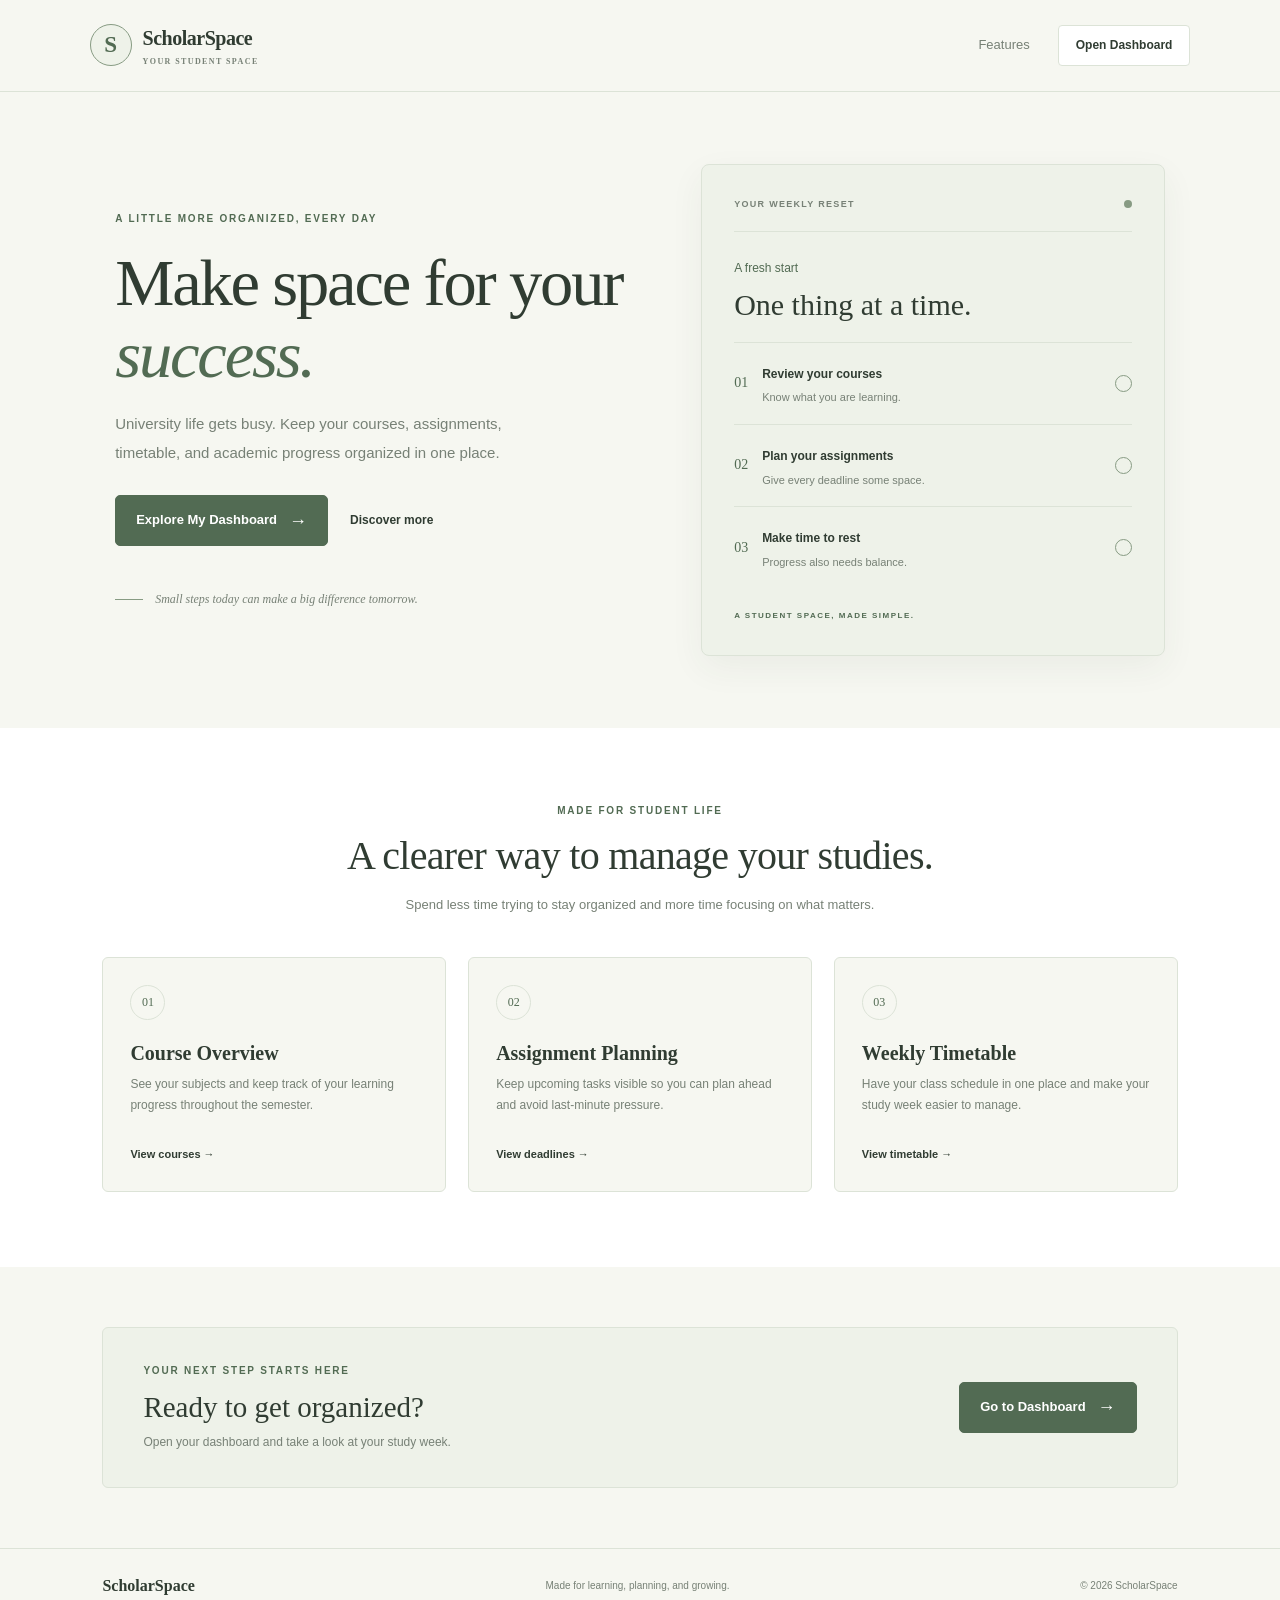
<file: index.html>
<!DOCTYPE html>
<html lang="en">
<head>
    <meta charset="UTF-8">
    <meta name="viewport" content="width=device-width, initial-scale=1.0">
    <meta name="description" content="ScholarSpace helps students organize courses, assignments, and academic goals.">
    <title>ScholarSpace | Home</title>
    <link rel="stylesheet" href="style.css">
</head>
<body class="home-page">

    <header class="home-header">
        <a href="index.html" class="brand">
            <span class="brand-mark">S</span>
            <span class="brand-copy">
                <strong>ScholarSpace</strong>
                <small>YOUR STUDENT SPACE</small>
            </span>
        </a>

        <nav class="home-nav" aria-label="Main navigation">
            <a href="#features">Features</a>
            <a href="dashboard.html" class="nav-button">Open Dashboard</a>
        </nav>
    </header>

    <main>
        <section class="home-hero">
            <div class="hero-text">
                <p class="eyebrow">A LITTLE MORE ORGANIZED, EVERY DAY</p>

                <h1>Make space for your <span>success.</span></h1>

                <p class="hero-description">
                    University life gets busy. Keep your courses, assignments,
                    timetable, and academic progress organized in one place.
                </p>

                <div class="hero-actions">
                    <a href="dashboard.html" class="primary-button">
                        Explore My Dashboard
                        <span aria-hidden="true">&rarr;</span>
                    </a>
                    <a href="#features" class="text-link">Discover more</a>
                </div>

                <div class="hero-note">
                    <span class="note-line"></span>
                    <p>Small steps today can make a big difference tomorrow.</p>
                </div>
            </div>

            <div class="hero-visual">
                <div class="visual-topline">
                    <span>YOUR WEEKLY RESET</span>
                    <span class="status-dot"></span>
                </div>

                <div class="visual-heading">
                    <p>A fresh start</p>
                    <h2>One thing at a time.</h2>
                </div>

                <div class="visual-task">
                    <span class="task-number">01</span>
                    <div>
                        <strong>Review your courses</strong>
                        <p>Know what you are learning.</p>
                    </div>
                    <span class="task-check" aria-hidden="true"></span>
                </div>

                <div class="visual-task">
                    <span class="task-number">02</span>
                    <div>
                        <strong>Plan your assignments</strong>
                        <p>Give every deadline some space.</p>
                    </div>
                    <span class="task-check" aria-hidden="true"></span>
                </div>

                <div class="visual-task">
                    <span class="task-number">03</span>
                    <div>
                        <strong>Make time to rest</strong>
                        <p>Progress also needs balance.</p>
                    </div>
                    <span class="task-check" aria-hidden="true"></span>
                </div>

                <p class="visual-footer">A STUDENT SPACE, MADE SIMPLE.</p>
            </div>
        </section>

        <section class="home-features" id="features">
            <div class="section-heading">
                <p class="eyebrow">MADE FOR STUDENT LIFE</p>
                <h2>A clearer way to manage your studies.</h2>
                <p>
                    Spend less time trying to stay organized and more time
                    focusing on what matters.
                </p>
            </div>

            <div class="feature-grid">
                <article class="feature-card">
                    <span class="feature-number">01</span>
                    <h3>Course Overview</h3>
                    <p>
                        See your subjects and keep track of your learning
                        progress throughout the semester.
                    </p>
                    <a href="dashboard.html#courses" class="feature-link">
                        View courses &rarr;
                    </a>
                </article>

                <article class="feature-card">
                    <span class="feature-number">02</span>
                    <h3>Assignment Planning</h3>
                    <p>
                        Keep upcoming tasks visible so you can plan ahead
                        and avoid last-minute pressure.
                    </p>
                    <a href="dashboard.html#assignments" class="feature-link">
                        View deadlines &rarr;
                    </a>
                </article>

                <article class="feature-card">
                    <span class="feature-number">03</span>
                    <h3>Weekly Timetable</h3>
                    <p>
                        Have your class schedule in one place and make
                        your study week easier to manage.
                    </p>
                    <a href="dashboard.html#timetable" class="feature-link">
                        View timetable &rarr;
                    </a>
                </article>
            </div>
        </section>

        <section class="home-cta">
            <div>
                <p class="eyebrow">YOUR NEXT STEP STARTS HERE</p>
                <h2>Ready to get organized?</h2>
                <p>Open your dashboard and take a look at your study week.</p>
            </div>
            <a href="dashboard.html" class="primary-button">
                Go to Dashboard <span aria-hidden="true">&rarr;</span>
            </a>
        </section>
    </main>

    <footer class="home-footer">
        <a href="index.html" class="footer-brand">ScholarSpace</a>
        <p>Made for learning, planning, and growing.</p>
        <span>&copy; 2026 ScholarSpace</span>
    </footer>

</body>
</html>
</file>
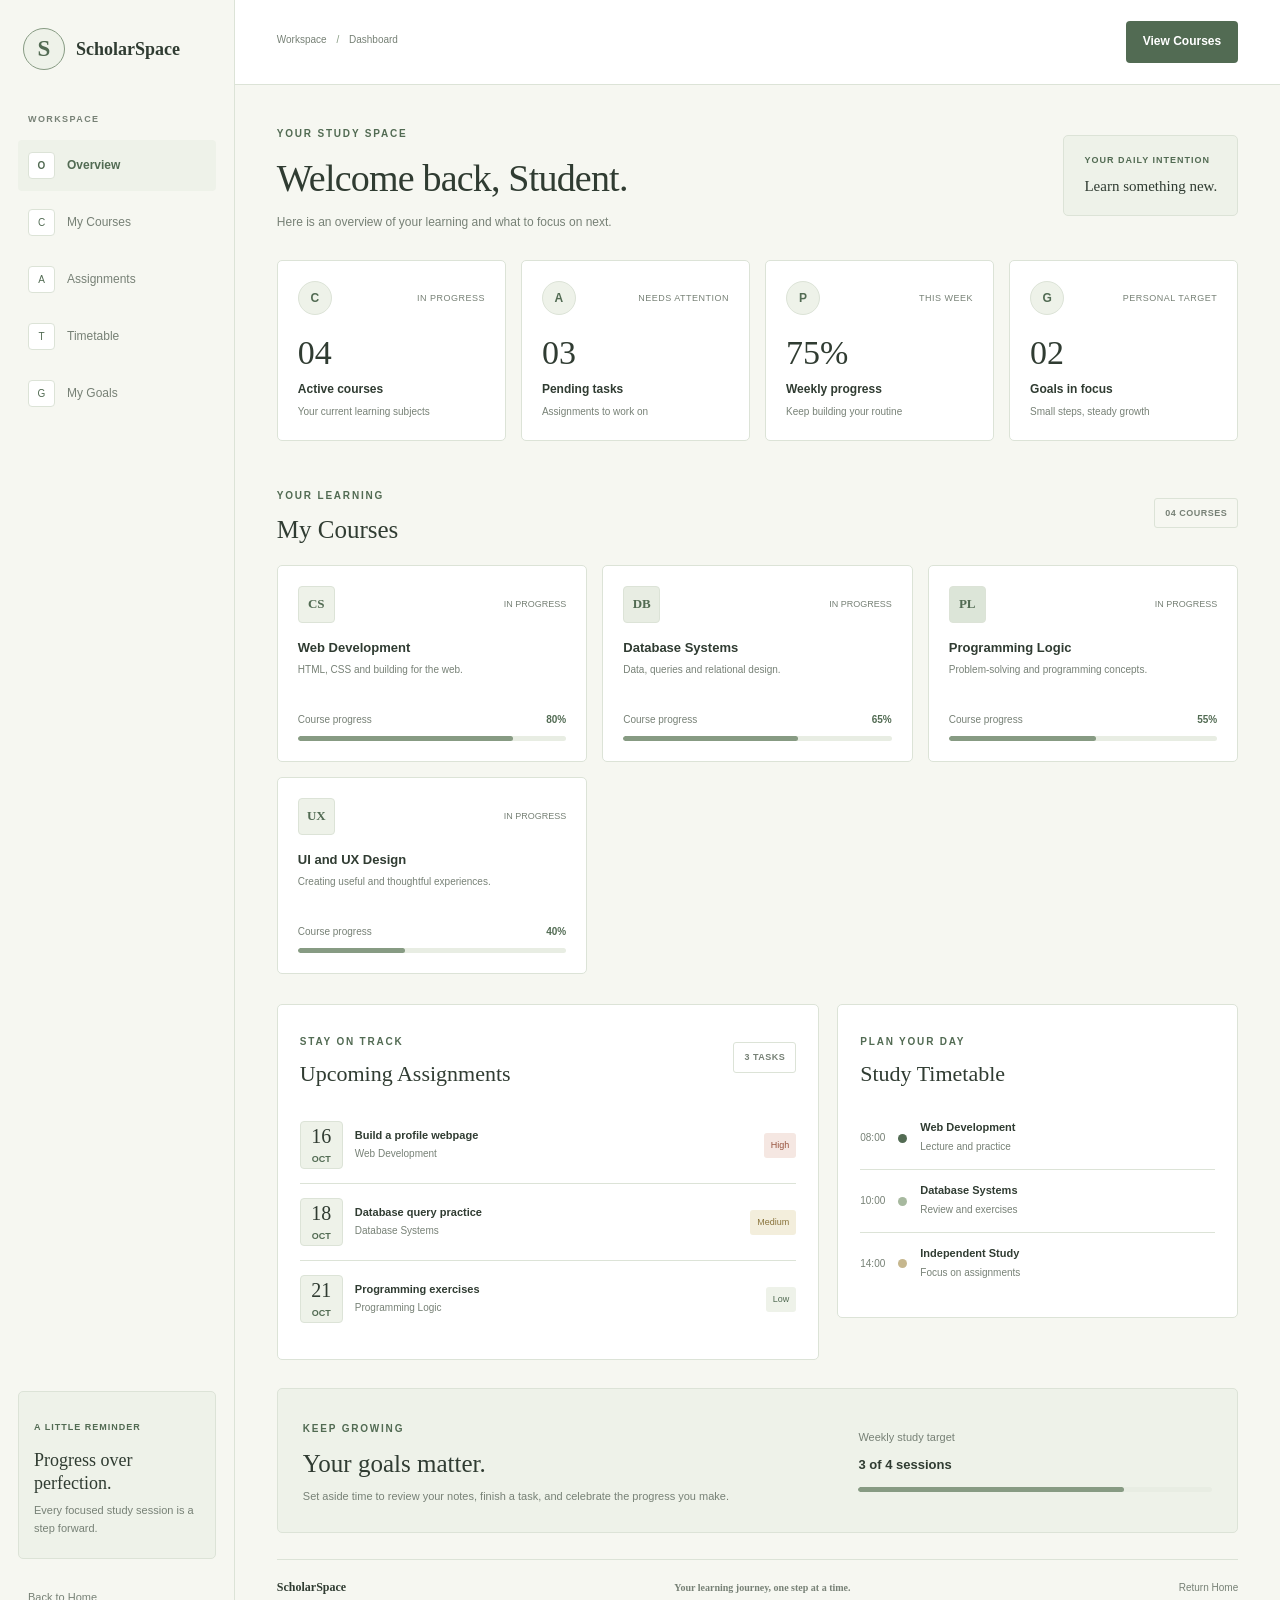
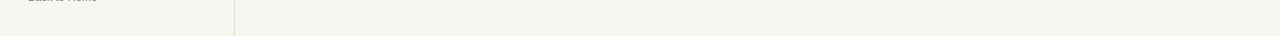
<file: dashboard.html>
<!DOCTYPE html>
<html lang="en">
<head>
    <meta charset="UTF-8">
    <meta name="viewport" content="width=device-width, initial-scale=1.0">
    <title>ScholarSpace | Dashboard</title>
    <link rel="stylesheet" href="style.css">
</head>
<body class="dashboard-page">
    <div class="dashboard-layout">
        <aside class="sidebar">
            <a class="brand sidebar-brand" href="index.html">
                <span class="brand-mark">S</span>
                <span>ScholarSpace</span>
            </a>

            <p class="sidebar-label">WORKSPACE</p>
            <nav class="sidebar-nav">
                <a class="sidebar-link active" href="#overview">
                    <span class="nav-letter">O</span> Overview
                </a>
                <a class="sidebar-link" href="#courses">
                    <span class="nav-letter">C</span> My Courses
                </a>
                <a class="sidebar-link" href="#assignments">
                    <span class="nav-letter">A</span> Assignments
                </a>
                <a class="sidebar-link" href="#timetable">
                    <span class="nav-letter">T</span> Timetable
                </a>
                <a class="sidebar-link" href="#grades">
                    <span class="nav-letter">G</span> My Goals
                </a>
            </nav>

            <div class="sidebar-tip">
                <span class="tip-label">A LITTLE REMINDER</span>
                <h3>Progress over perfection.</h3>
                <p>Every focused study session is a step forward.</p>
            </div>

            <a class="sidebar-home" href="index.html">Back to Home</a>
        </aside>

        <main class="dashboard-main">
            <header class="dashboard-topbar">
                <div class="breadcrumb">Workspace <span>/</span> Dashboard</div>
                <a class="button button-primary topbar-button" href="#courses">View Courses</a>
            </header>

            <div class="dashboard-content" id="overview">
                <section class="dashboard-welcome">
                    <div>
                        <span class="eyebrow">YOUR STUDY SPACE</span>
                        <h1>Welcome back, Student.</h1>
                        <p>Here is an overview of your learning and what to focus on next.</p>
                    </div>
                    <div class="welcome-date">
                        <span class="date-label">YOUR DAILY INTENTION</span>
                        <strong>Learn something new.</strong>
                    </div>
                </section>

                <section class="dashboard-stats">
                    <article class="stat-card">
                        <div class="stat-top">
                            <span class="stat-icon">C</span>
                            <span class="stat-caption">IN PROGRESS</span>
                        </div>
                        <strong class="stat-number">04</strong>
                        <h3>Active courses</h3>
                        <p>Your current learning subjects</p>
                    </article>
                    <article class="stat-card">
                        <div class="stat-top">
                            <span class="stat-icon">A</span>
                            <span class="stat-caption">NEEDS ATTENTION</span>
                        </div>
                        <strong class="stat-number">03</strong>
                        <h3>Pending tasks</h3>
                        <p>Assignments to work on</p>
                    </article>
                    <article class="stat-card">
                        <div class="stat-top">
                            <span class="stat-icon">P</span>
                            <span class="stat-caption">THIS WEEK</span>
                        </div>
                        <strong class="stat-number">75%</strong>
                        <h3>Weekly progress</h3>
                        <p>Keep building your routine</p>
                    </article>
                    <article class="stat-card">
                        <div class="stat-top">
                            <span class="stat-icon">G</span>
                            <span class="stat-caption">PERSONAL TARGET</span>
                        </div>
                        <strong class="stat-number">02</strong>
                        <h3>Goals in focus</h3>
                        <p>Small steps, steady growth</p>
                    </article>
                </section>

                <section class="content-section" id="courses">
                    <div class="section-title-row">
                        <div>
                            <span class="eyebrow">YOUR LEARNING</span>
                            <h2>My Courses</h2>
                        </div>
                        <span class="section-count">04 COURSES</span>
                    </div>

                    <div class="courses-grid">
                        <article class="course-card">
                            <div class="course-top">
                                <span class="course-code">CS</span>
                                <span class="course-tag">IN PROGRESS</span>
                            </div>
                            <h3>Web Development</h3>
                            <p>HTML, CSS and building for the web.</p>
                            <div class="course-progress-label">
                                <span>Course progress</span><strong>80%</strong>
                            </div>
                            <div class="progress-track"><span style="width:80%"></span></div>
                        </article>
                        <article class="course-card">
                            <div class="course-top">
                                <span class="course-code code-sage">DB</span>
                                <span class="course-tag">IN PROGRESS</span>
                            </div>
                            <h3>Database Systems</h3>
                            <p>Data, queries and relational design.</p>
                            <div class="course-progress-label">
                                <span>Course progress</span><strong>65%</strong>
                            </div>
                            <div class="progress-track"><span style="width:65%"></span></div>
                        </article>
                        <article class="course-card">
                            <div class="course-top">
                                <span class="course-code code-sand">PL</span>
                                <span class="course-tag">IN PROGRESS</span>
                            </div>
                            <h3>Programming Logic</h3>
                            <p>Problem-solving and programming concepts.</p>
                            <div class="course-progress-label">
                                <span>Course progress</span><strong>55%</strong>
                            </div>
                            <div class="progress-track"><span style="width:55%"></span></div>
                        </article>
                        <article class="course-card">
                            <div class="course-top">
                                <span class="course-code code-mist">UX</span>
                                <span class="course-tag">IN PROGRESS</span>
                            </div>
                            <h3>UI and UX Design</h3>
                            <p>Creating useful and thoughtful experiences.</p>
                            <div class="course-progress-label">
                                <span>Course progress</span><strong>40%</strong>
                            </div>
                            <div class="progress-track"><span style="width:40%"></span></div>
                        </article>
                    </div>
                </section>

                <div class="dashboard-columns">
                    <section class="panel" id="assignments">
                        <div class="panel-heading">
                            <div>
                                <span class="eyebrow">STAY ON TRACK</span>
                                <h2>Upcoming Assignments</h2>
                            </div>
                            <span class="section-count">3 TASKS</span>
                        </div>
                        <div class="assignment-list">
                            <article class="assignment-item">
                                <span class="assignment-date"><strong>16</strong><small>OCT</small></span>
                                <div class="assignment-details">
                                    <h3>Build a profile webpage</h3>
                                    <p>Web Development</p>
                                </div>
                                <span class="priority priority-high">High</span>
                            </article>
                            <article class="assignment-item">
                                <span class="assignment-date"><strong>18</strong><small>OCT</small></span>
                                <div class="assignment-details">
                                    <h3>Database query practice</h3>
                                    <p>Database Systems</p>
                                </div>
                                <span class="priority priority-medium">Medium</span>
                            </article>
                            <article class="assignment-item">
                                <span class="assignment-date"><strong>21</strong><small>OCT</small></span>
                                <div class="assignment-details">
                                    <h3>Programming exercises</h3>
                                    <p>Programming Logic</p>
                                </div>
                                <span class="priority priority-low">Low</span>
                            </article>
                        </div>
                    </section>

                    <section class="panel" id="timetable">
                        <div class="panel-heading">
                            <div>
                                <span class="eyebrow">PLAN YOUR DAY</span>
                                <h2>Study Timetable</h2>
                            </div>
                        </div>
                        <div class="schedule-list">
                            <article class="schedule-item">
                                <span class="schedule-time">08:00</span>
                                <span class="schedule-marker"></span>
                                <div><h3>Web Development</h3><p>Lecture and practice</p></div>
                            </article>
                            <article class="schedule-item">
                                <span class="schedule-time">10:00</span>
                                <span class="schedule-marker marker-light"></span>
                                <div><h3>Database Systems</h3><p>Review and exercises</p></div>
                            </article>
                            <article class="schedule-item">
                                <span class="schedule-time">14:00</span>
                                <span class="schedule-marker marker-sand"></span>
                                <div><h3>Independent Study</h3><p>Focus on assignments</p></div>
                            </article>
                        </div>
                    </section>
                </div>

                <section class="goals-panel" id="grades">
                    <div>
                        <span class="eyebrow">KEEP GROWING</span>
                        <h2>Your goals matter.</h2>
                        <p>Set aside time to review your notes, finish a task, and celebrate the progress you make.</p>
                    </div>
                    <div class="goal-progress">
                        <span>Weekly study target</span>
                        <strong>3 of 4 sessions</strong>
                        <div class="progress-track"><span style="width:75%"></span></div>
                    </div>
                </section>

                <footer class="dashboard-footer">
                    <span>ScholarSpace</span>
                    <span>Your learning journey, one step at a time.</span>
                    <a href="index.html">Return Home</a>
                </footer>
            </div>
        </main>
    </div>
</body>
</html>
</file>
<file: style.css>
:root {
    --cream: #F6F7F1;
    --cream-dark: #E8EDE3;
    --blush: #DCE5D8;
    --blush-light: #EEF2E9;
    --rose: #879B83;
    --rose-dark: #526B53;
    --brown: #303C32;
    --muted: #778176;
    --border: #DCE3D7;
    --white: #FFFFFF;
    --success-bg: #E8EDE3;
    --shadow: 0 12px 35px rgba(48, 60, 50, 0.06);
}

* {
    box-sizing: border-box;
}

html {
    scroll-behavior: smooth;
    scroll-padding-top: 24px;
}

body {
    margin: 0;
    font-family: Arial, Helvetica, sans-serif;
    background-color: var(--cream);
    color: var(--brown);
    line-height: 1.6;
}

a {
    color: inherit;
    text-decoration: none;
}

button,
input,
textarea,
select {
    font: inherit;
}

a:focus-visible {
    outline: 2px solid var(--rose-dark);
    outline-offset: 4px;
}

h1,
h2,
h3,
p {
    overflow-wrap: break-word;
}

h1,
h2,
h3 {
    line-height: 1.25;
}

p {
    margin-top: 0;
}

.eyebrow {
    margin: 0;
    color: var(--rose-dark);
    font-size: 10px;
    font-weight: 700;
    letter-spacing: 1.8px;
}

.primary-button {
    display: inline-flex;
    align-items: center;
    justify-content: center;
    gap: 12px;
    padding: 14px 20px;
    border: 1px solid var(--rose-dark);
    border-radius: 5px;
    background-color: var(--rose-dark);
    color: var(--white);
    font-size: 13px;
    font-weight: 700;
    transition: background-color 0.2s ease, transform 0.2s ease;
}

.primary-button:hover {
    background-color: var(--brown);
    border-color: var(--brown);
    transform: translateY(-2px);
}

.primary-button span {
    font-size: 18px;
    line-height: 1;
}

.brand {
    display: inline-flex;
    align-items: center;
    gap: 11px;
}

.brand-mark {
    display: grid;
    place-items: center;
    width: 42px;
    height: 42px;
    border: 1px solid var(--rose);
    border-radius: 50%;
    background-color: var(--blush-light);
    color: var(--rose-dark);
    font-family: Georgia, "Times New Roman", serif;
    font-size: 23px;
    font-weight: 700;
}

.brand-copy strong,
.brand-copy small {
    display: block;
}

.brand-copy strong {
    font-family: Georgia, "Times New Roman", serif;
    font-size: 20px;
    font-weight: 600;
    letter-spacing: -0.5px;
}

.brand-copy small {
    margin-top: 2px;
    color: var(--muted);
    font-size: 8px;
    letter-spacing: 1.4px;
}

.home-header {
    display: flex;
    align-items: center;
    justify-content: space-between;
    gap: 24px;
    padding: 22px 7%;
    border-bottom: 1px solid var(--border);
    background-color: var(--cream);
}

.home-nav {
    display: flex;
    align-items: center;
    gap: 28px;
}

.home-nav > a:first-child {
    color: var(--muted);
    font-size: 13px;
}

.home-nav > a:first-child:hover {
    color: var(--rose-dark);
}

.nav-button {
    display: inline-flex;
    align-items: center;
    justify-content: center;
    padding: 10px 17px;
    border: 1px solid var(--border);
    border-radius: 4px;
    background-color: var(--white);
    font-size: 12px;
    font-weight: 700;
    transition: border-color 0.2s ease, background-color 0.2s ease;
}

.nav-button:hover {
    border-color: var(--rose);
    background-color: var(--blush-light);
}

.home-hero {
    display: grid;
    grid-template-columns: 1.05fr 0.95fr;
    align-items: center;
    gap: 7%;
    max-width: 1440px;
    min-height: 570px;
    margin: 0 auto;
    padding: 72px 9%;
}

.hero-text h1 {
    max-width: 580px;
    margin: 20px 0;
    font-family: Georgia, "Times New Roman", serif;
    font-size: clamp(42px, 5.2vw, 68px);
    font-weight: 500;
    letter-spacing: -2.2px;
    line-height: 1.08;
}

.hero-text h1 span {
    color: var(--rose-dark);
    font-style: italic;
}

.hero-description {
    max-width: 450px;
    margin-bottom: 0;
    color: var(--muted);
    font-size: 15px;
    line-height: 1.9;
}

.hero-actions {
    display: flex;
    align-items: center;
    flex-wrap: wrap;
    gap: 22px;
    margin-top: 28px;
}

.text-link {
    color: var(--brown);
    font-size: 12px;
    font-weight: 700;
}

.text-link:hover,
.feature-link:hover {
    color: var(--rose-dark);
}

.hero-note {
    display: flex;
    align-items: center;
    gap: 12px;
    margin-top: 44px;
}

.note-line {
    width: 28px;
    height: 1px;
    background-color: var(--rose);
}

.hero-note p {
    margin: 0;
    color: var(--muted);
    font-family: Georgia, "Times New Roman", serif;
    font-size: 12px;
    font-style: italic;
}

.hero-visual {
    padding: 32px;
    border: 1px solid var(--border);
    border-radius: 8px;
    background-color: var(--blush-light);
    box-shadow: var(--shadow);
}

.visual-topline {
    display: flex;
    align-items: center;
    justify-content: space-between;
    padding-bottom: 20px;
    border-bottom: 1px solid var(--border);
    color: var(--muted);
    font-size: 9px;
    font-weight: 700;
    letter-spacing: 1.3px;
}

.status-dot {
    width: 8px;
    height: 8px;
    border-radius: 50%;
    background-color: var(--rose);
}

.visual-heading {
    padding: 27px 0 18px;
}

.visual-heading p {
    margin-bottom: 8px;
    color: var(--rose-dark);
    font-size: 12px;
}

.visual-heading h2 {
    margin: 0;
    font-family: Georgia, "Times New Roman", serif;
    font-size: 30px;
    font-weight: 500;
}

.visual-task {
    display: flex;
    align-items: center;
    gap: 14px;
    padding: 17px 0;
    border-top: 1px solid var(--border);
}

.task-number {
    color: var(--rose-dark);
    font-family: Georgia, "Times New Roman", serif;
    font-size: 14px;
}

.visual-task > div {
    flex: 1;
}

.visual-task strong {
    font-size: 12px;
    font-weight: 700;
}

.visual-task p {
    margin: 4px 0 0;
    color: var(--muted);
    font-size: 11px;
}

.task-check {
    width: 17px;
    height: 17px;
    border: 1px solid var(--rose);
    border-radius: 50%;
}

.visual-footer {
    margin: 22px 0 0;
    color: var(--rose-dark);
    font-size: 8px;
    font-weight: 700;
    letter-spacing: 1.5px;
}

.home-features {
    padding: 75px 8%;
    background-color: var(--white);
}

.section-heading {
    max-width: 620px;
    margin: 0 auto 40px;
    text-align: center;
}

.section-heading h2 {
    margin: 12px 0;
    font-family: Georgia, "Times New Roman", serif;
    font-size: clamp(29px, 3.5vw, 40px);
    font-weight: 500;
    letter-spacing: -0.7px;
}

.section-heading > p:last-child {
    max-width: 490px;
    margin: 0 auto;
    color: var(--muted);
    font-size: 13px;
    line-height: 1.8;
}

.feature-grid {
    display: grid;
    grid-template-columns: repeat(3, minmax(0, 1fr));
    gap: 22px;
    max-width: 1150px;
    margin: 0 auto;
}

.feature-card {
    display: flex;
    flex-direction: column;
    align-items: flex-start;
    min-height: 235px;
    padding: 27px;
    border: 1px solid var(--border);
    border-radius: 6px;
    background-color: var(--cream);
    transition: transform 0.2s ease, box-shadow 0.2s ease;
}

.feature-card:hover {
    transform: translateY(-3px);
    box-shadow: var(--shadow);
}

.feature-number {
    display: grid;
    place-items: center;
    width: 35px;
    height: 35px;
    border: 1px solid var(--border);
    border-radius: 50%;
    color: var(--rose-dark);
    font-family: Georgia, "Times New Roman", serif;
    font-size: 12px;
}

.feature-card h3 {
    margin: 21px 0 8px;
    font-family: Georgia, "Times New Roman", serif;
    font-size: 20px;
    font-weight: 600;
}

.feature-card p {
    margin-bottom: 20px;
    color: var(--muted);
    font-size: 12px;
    line-height: 1.8;
}

.feature-link {
    margin-top: auto;
    color: var(--brown);
    font-size: 11px;
    font-weight: 700;
}

.home-cta {
    display: flex;
    align-items: center;
    justify-content: space-between;
    gap: 28px;
    margin: 60px 8%;
    padding: 35px 40px;
    border: 1px solid var(--border);
    border-radius: 6px;
    background-color: var(--blush-light);
}

.home-cta h2 {
    margin: 10px 0 8px;
    font-family: Georgia, "Times New Roman", serif;
    font-size: 29px;
    font-weight: 500;
}

.home-cta p:last-child {
    margin: 0;
    color: var(--muted);
    font-size: 12px;
}

.home-cta .primary-button {
    flex-shrink: 0;
}

.home-footer {
    display: flex;
    align-items: center;
    justify-content: space-between;
    gap: 18px;
    padding: 24px 8%;
    border-top: 1px solid var(--border);
}

.footer-brand {
    font-family: Georgia, "Times New Roman", serif;
    font-size: 16px;
    font-weight: 700;
}

.home-footer p,
.home-footer > span {
    margin: 0;
    color: var(--muted);
    font-size: 10px;
}

.dashboard-page {
    background-color: var(--cream);
}

.dashboard-layout {
    display: grid;
    grid-template-columns: 235px minmax(0, 1fr);
    min-height: 100vh;
}

.sidebar {
    display: flex;
    flex-direction: column;
    min-height: 100%;
    padding: 28px 18px 20px;
    border-right: 1px solid var(--border);
    background-color: var(--cream);
}

.sidebar-brand {
    padding: 0 5px 30px;
}

.sidebar-brand .brand-copy strong {
    font-size: 18px;
}

.sidebar-brand .brand-copy small {
    font-size: 7px;
}

.sidebar-label {
    margin: 12px 10px 14px;
    color: var(--muted);
    font-size: 9px;
    font-weight: 700;
    letter-spacing: 1.4px;
}

.sidebar-nav {
    display: flex;
    flex-direction: column;
    gap: 6px;
}

.sidebar-link {
    display: flex;
    align-items: center;
    gap: 12px;
    padding: 12px 10px;
    border-radius: 4px;
    color: var(--muted);
    font-size: 12px;
    transition: color 0.2s ease, background-color 0.2s ease;
}

.sidebar-link:hover,
.sidebar-link.active {
    background-color: var(--blush-light);
    color: var(--rose-dark);
}

.sidebar-link.active {
    font-weight: 700;
}

.nav-symbol {
    display: grid;
    place-items: center;
    width: 27px;
    height: 27px;
    border: 1px solid var(--border);
    border-radius: 4px;
    background-color: var(--white);
    color: var(--rose-dark);
    font-size: 9px;
}

.sidebar-bottom {
    margin-top: auto;
    padding-top: 40px;
}

.sidebar-note {
    position: relative;
    overflow: hidden;
    padding: 20px 15px;
    border: 1px solid var(--border);
    border-radius: 5px;
    background-color: var(--blush-light);
}

.note-label {
    color: var(--rose-dark);
    font-size: 8px;
    font-weight: 700;
    letter-spacing: 1px;
}

.sidebar-note p {
    margin: 12px 0 0;
    font-family: Georgia, "Times New Roman", serif;
    font-size: 16px;
    line-height: 1.6;
}

.note-decoration {
    position: absolute;
    right: -18px;
    bottom: -24px;
    width: 65px;
    height: 65px;
    border: 1px solid var(--rose);
    border-radius: 50%;
}

.back-home {
    display: block;
    margin-top: 22px;
    padding: 10px;
    color: var(--muted);
    font-size: 11px;
}

.back-home:hover {
    color: var(--rose-dark);
}

.dashboard-main {
    min-width: 0;
}

.dashboard-topbar {
    display: flex;
    align-items: center;
    justify-content: space-between;
    gap: 20px;
    min-height: 85px;
    padding: 16px 4%;
    border-bottom: 1px solid var(--border);
    background-color: var(--white);
}

.breadcrumb {
    margin: 0 0 5px;
    color: var(--muted);
    font-size: 10px;
}

.topbar-date {
    margin: 0;
    color: var(--rose-dark);
    font-size: 9px;
    font-weight: 700;
    letter-spacing: 1.2px;
}

.profile-summary {
    display: flex;
    align-items: center;
    gap: 11px;
}

.profile-avatar {
    display: grid;
    place-items: center;
    width: 39px;
    height: 39px;
    border: 1px solid var(--rose);
    border-radius: 50%;
    background-color: var(--blush);
    color: var(--rose-dark);
    font-family: Georgia, "Times New Roman", serif;
    font-size: 17px;
}

.profile-summary strong,
.profile-summary span {
    display: block;
}

.profile-summary strong {
    font-size: 11px;
}

.profile-summary span {
    margin-top: 3px;
    color: var(--muted);
    font-size: 10px;
}

.dashboard-content {
    max-width: 1500px;
    margin: 0 auto;
    padding: 34px 4%;
}

.dashboard-welcome {
    display: flex;
    align-items: center;
    justify-content: space-between;
    gap: 25px;
    margin-bottom: 28px;
}

.dashboard-welcome h1 {
    margin: 10px 0;
    font-family: Georgia, "Times New Roman", serif;
    font-size: clamp(28px, 3vw, 38px);
    font-weight: 500;
    letter-spacing: -0.8px;
}

.dashboard-welcome > div > p:last-child {
    margin: 0;
    color: var(--muted);
    font-size: 12px;
    line-height: 1.7;
}

.dashboard-welcome .primary-button {
    flex-shrink: 0;
}

.dashboard-stats {
    display: grid;
    grid-template-columns: repeat(4, minmax(0, 1fr));
    gap: 15px;
}

.stat-card {
    min-width: 0;
    padding: 20px;
    border: 1px solid var(--border);
    border-radius: 5px;
    background-color: var(--white);
}

.stat-topline {
    display: flex;
    align-items: center;
    justify-content: space-between;
    gap: 6px;
    color: var(--muted);
    font-size: 10px;
}

.stat-index {
    color: var(--rose);
    font-size: 9px;
}

.stat-card h2 {
    margin: 18px 0 5px;
    font-family: Georgia, "Times New Roman", serif;
    font-size: 34px;
    font-weight: 500;
    letter-spacing: -1px;
}

.stat-percent {
    color: var(--rose-dark);
    font-size: 19px;
}

.stat-card > p {
    margin: 0;
    color: var(--muted);
    font-size: 10px;
}

.content-section {
    margin-top: 40px;
}

.section-title {
    display: flex;
    align-items: center;
    justify-content: space-between;
    gap: 16px;
    margin-bottom: 20px;
}

.section-title h2 {
    margin: 7px 0 0;
    font-family: Georgia, "Times New Roman", serif;
    font-size: 25px;
    font-weight: 500;
}

.section-meta {
    padding: 7px 10px;
    border: 1px solid var(--border);
    border-radius: 3px;
    color: var(--muted);
    font-size: 9px;
    font-weight: 700;
    letter-spacing: 0.7px;
}

.courses-grid {
    display: grid;
    grid-template-columns: repeat(3, minmax(0, 1fr));
    gap: 15px;
}

.course-card {
    min-width: 0;
    padding: 20px;
    border: 1px solid var(--border);
    border-radius: 5px;
    background-color: var(--white);
    transition: border-color 0.2s ease, transform 0.2s ease;
}

.course-card:hover {
    transform: translateY(-2px);
    border-color: var(--rose);
}

.course-card-top {
    display: flex;
    align-items: center;
    justify-content: space-between;
    gap: 8px;
}

.course-code {
    display: grid;
    place-items: center;
    width: 37px;
    height: 37px;
    border: 1px solid var(--border);
    border-radius: 4px;
    background-color: var(--blush-light);
    color: var(--rose-dark);
    font-family: Georgia, "Times New Roman", serif;
    font-size: 13px;
    font-weight: 700;
}

.course-code-alt {
    background-color: var(--cream-dark);
    border-color: var(--border);
    color: var(--rose-dark);
}

.course-code-deep {
    background-color: var(--blush);
    border-color: var(--border);
    color: var(--rose-dark);
}

.course-status {
    color: var(--muted);
    font-size: 9px;
}

.course-card h3 {
    margin: 17px 0 6px;
    font-size: 13px;
    font-weight: 700;
}

.course-description {
    min-height: 32px;
    margin: 0;
    color: var(--muted);
    font-size: 10px;
    line-height: 1.6;
}

.progress-info {
    display: flex;
    align-items: center;
    justify-content: space-between;
    gap: 10px;
    margin: 18px 0 8px;
    font-size: 10px;
}

.progress-info span {
    color: var(--muted);
}

.progress-info strong {
    color: var(--rose-dark);
}

.progress-track {
    width: 100%;
    height: 5px;
    overflow: hidden;
    border-radius: 5px;
    background-color: var(--cream-dark);
}

.progress-fill {
    height: 100%;
    border-radius: 5px;
    background-color: var(--rose);
}

.dashboard-lower {
    display: grid;
    grid-template-columns: minmax(0, 1.15fr) minmax(0, 0.85fr);
    align-items: start;
    gap: 18px;
    margin-top: 30px;
}

.panel {
    min-width: 0;
    padding: 22px;
    border: 1px solid var(--border);
    border-radius: 5px;
    background-color: var(--white);
}

.panel .section-title {
    margin-bottom: 18px;
}

.panel .section-title h2 {
    font-size: 22px;
}

.schedule-list {
    display: flex;
    flex-direction: column;
}

.schedule-item {
    display: flex;
    align-items: center;
    gap: 13px;
    padding: 14px 0;
    border-bottom: 1px solid var(--border);
}

.schedule-item:last-child {
    border-bottom: none;
}

.day-label {
    display: grid;
    place-items: center;
    flex-shrink: 0;
    width: 43px;
    height: 43px;
    border: 1px solid var(--border);
    border-radius: 4px;
    background-color: var(--blush-light);
    color: var(--rose-dark);
    font-size: 9px;
    font-weight: 700;
}

.schedule-details {
    min-width: 0;
}

.schedule-details strong,
.deadline-item strong,
.activity-item strong {
    display: block;
    font-size: 11px;
    line-height: 1.5;
}

.schedule-details p,
.deadline-item p,
.activity-item p {
    margin: 4px 0 0;
    color: var(--muted);
    font-size: 10px;
    line-height: 1.6;
}

.right-column {
    display: flex;
    flex-direction: column;
    gap: 18px;
}

.deadline-item {
    display: flex;
    align-items: flex-start;
    gap: 12px;
    padding: 14px 0;
    border-bottom: 1px solid var(--border);
}

.deadline-item:first-child {
    padding-top: 3px;
}

.deadline-item:last-child {
    padding-bottom: 3px;
    border-bottom: none;
}

.deadline-marker {
    flex-shrink: 0;
    width: 8px;
    height: 8px;
    margin-top: 5px;
    border: 2px solid var(--rose);
    border-radius: 50%;
}

.deadline-date {
    display: inline-block;
    margin-top: 8px;
    color: var(--rose-dark);
    font-size: 9px;
    font-weight: 700;
}

.activity-panel .section-title {
    margin-bottom: 8px;
}

.activity-item {
    display: flex;
    gap: 12px;
    padding: 12px 0;
}

.activity-line {
    flex-shrink: 0;
    width: 3px;
    min-height: 38px;
    border-radius: 3px;
    background-color: var(--blush);
}

.activity-time {
    display: inline-block;
    margin-top: 5px;
    color: var(--muted);
    font-size: 9px;
}

.encouragement-card {
    display: flex;
    align-items: center;
    justify-content: space-between;
    gap: 24px;
    margin-top: 24px;
    padding: 25px 28px;
    border: 1px solid var(--border);
    border-radius: 5px;
    background-color: var(--blush-light);
}

.encouragement-card h2 {
    margin: 8px 0;
    font-family: Georgia, "Times New Roman", serif;
    font-size: 25px;
    font-weight: 500;
}

.encouragement-card p:last-child {
    margin: 0;
    color: var(--muted);
    font-size: 11px;
    line-height: 1.7;
}

.encouragement-mark {
    flex-shrink: 0;
    color: var(--rose);
    font-family: Georgia, "Times New Roman", serif;
    font-size: 60px;
    font-style: italic;
}

.dashboard-footer {
    display: flex;
    align-items: center;
    justify-content: space-between;
    gap: 16px;
    margin-top: 26px;
    padding: 18px 0 5px;
    border-top: 1px solid var(--border);
}

.dashboard-footer span {
    font-family: Georgia, "Times New Roman", serif;
    font-size: 12px;
    font-weight: 700;
}

.dashboard-footer p {
    margin: 0;
    color: var(--muted);
    font-size: 10px;
}

.analytics-section {
    margin-top: 28px;
}

.analytics-grid {
    display: grid;
    grid-template-columns: minmax(0, 1.2fr) minmax(0, 1fr);
    gap: 22px;
}

.chart-panel {
    min-width: 0;
    padding: 24px;
    background-color: var(--white);
    border: 1px solid var(--border);
    border-radius: 14px;
    box-shadow: var(--shadow);
}

.chart-heading {
    display: flex;
    justify-content: space-between;
    align-items: flex-start;
    gap: 12px;
    margin-bottom: 25px;
}

.chart-heading h3 {
    margin: 0;
    color: var(--brown);
    font-size: 16px;
}

.chart-heading p {
    margin: 7px 0 0;
    color: var(--muted);
    font-size: 12px;
}

.chart-total {
    color: var(--rose-dark);
    font-size: 15px;
    font-weight: 700;
    white-space: nowrap;
}

.study-chart {
    display: grid;
    grid-template-columns: repeat(7, minmax(0, 1fr));
    align-items: end;
    gap: 12px;
    min-height: 190px;
    padding-top: 10px;
}

.bar-column {
    display: flex;
    flex-direction: column;
    align-items: center;
    justify-content: flex-end;
    gap: 10px;
    min-width: 0;
}

.bar-track {
    display: flex;
    align-items: flex-end;
    justify-content: center;
    width: 100%;
    height: 145px;
    overflow: hidden;
    border-radius: 7px 7px 3px 3px;
    background-color: var(--blush-light);
}

.bar-fill {
    width: 65%;
    min-height: 4px;
    border-radius: 6px 6px 2px 2px;
    background: linear-gradient(to top, var(--rose-dark), #A7B99F);
    transition: height 0.3s ease;
}

.bar-fill:hover {
    background: #405A43;
}

.bar-day {
    color: var(--muted);
    font-size: 11px;
    font-weight: 500;
}

.chart-note {
    margin: 18px 0 0;
    padding-top: 14px;
    border-top: 1px solid var(--cream-dark);
    color: var(--muted);
    font-size: 11px;
}

.course-chart-list {
    display: flex;
    flex-direction: column;
    gap: 21px;
}

.course-chart-item {
    display: flex;
    flex-direction: column;
    gap: 9px;
}

.course-chart-label {
    display: flex;
    justify-content: space-between;
    align-items: center;
    gap: 12px;
    font-size: 12px;
}

.course-chart-label span {
    color: #596459;
}

.course-chart-label strong {
    color: var(--rose-dark);
    font-size: 12px;
}

.course-chart-item .progress-track {
    width: 100%;
    height: 8px;
    overflow: hidden;
    border-radius: 20px;
    background-color: var(--cream-dark);
}

.course-chart-item .progress-fill {
    height: 100%;
    border-radius: 20px;
    background: linear-gradient(to right, #A7B99F, var(--rose-dark));
}

.chart-summary {
    display: flex;
    align-items: center;
    gap: 14px;
    margin-top: 26px;
    padding: 16px;
    border: 1px solid var(--border);
    border-radius: 10px;
    background-color: var(--blush-light);
}

.chart-summary strong {
    color: var(--rose-dark);
    font-size: 26px;
}

.chart-summary span {
    color: var(--muted);
    font-size: 11px;
}

@media (max-width: 1150px) {
    .dashboard-layout {
        grid-template-columns: 200px minmax(0, 1fr);
    }

    .sidebar {
        padding-right: 13px;
        padding-left: 13px;
    }

    .dashboard-content {
        padding-right: 3%;
        padding-left: 3%;
    }

    .dashboard-stats {
        grid-template-columns: repeat(2, minmax(0, 1fr));
    }

    .courses-grid {
        grid-template-columns: repeat(2, minmax(0, 1fr));
    }

    .home-hero {
        padding-right: 7%;
        padding-left: 7%;
    }
}

@media (max-width: 900px) {
    .analytics-grid {
        grid-template-columns: 1fr;
    }
}

@media (max-width: 800px) {
    .home-hero {
        grid-template-columns: 1fr;
        gap: 40px;
        padding-top: 55px;
        padding-bottom: 55px;
    }

    .hero-text h1 {
        max-width: 600px;
    }

    .hero-visual {
        max-width: 600px;
        width: 100%;
    }

    .feature-grid {
        grid-template-columns: 1fr;
    }

    .feature-card {
        min-height: auto;
    }

    .dashboard-layout {
        grid-template-columns: 1fr;
    }

    .sidebar {
        min-height: auto;
        padding: 15px 5%;
        border-right: none;
        border-bottom: 1px solid var(--border);
    }

    .sidebar-brand {
        padding: 0 0 15px;
    }

    .sidebar-label,
    .sidebar-bottom {
        display: none;
    }

    .sidebar-nav {
        flex-direction: row;
        flex-wrap: wrap;
        gap: 5px;
        padding-top: 10px;
        border-top: 1px solid var(--border);
    }

    .sidebar-link {
        gap: 6px;
        padding: 8px;
        font-size: 10px;
    }

    .nav-symbol {
        width: 22px;
        height: 22px;
        font-size: 8px;
    }

    .dashboard-lower {
        grid-template-columns: 1fr;
    }

    .right-column {
        display: grid;
        grid-template-columns: repeat(2, minmax(0, 1fr));
        align-items: start;
    }
}

@media (max-width: 560px) {
    .home-header {
        padding: 16px 5%;
    }

    .brand-mark {
        width: 36px;
        height: 36px;
        font-size: 20px;
    }

    .brand-copy strong {
        font-size: 17px;
    }

    .brand-copy small {
        font-size: 7px;
    }

    .home-nav {
        gap: 10px;
    }

    .home-nav > a:first-child {
        display: none;
    }

    .nav-button {
        padding: 9px 10px;
        font-size: 10px;
    }

    .home-hero {
        padding: 45px 6%;
    }

    .hero-text h1 {
        font-size: 45px;
    }

    .hero-description {
        font-size: 13px;
    }

    .hero-visual {
        padding: 23px;
    }

    .visual-heading h2 {
        font-size: 26px;
    }

    .home-features {
        padding: 50px 6%;
    }

    .section-heading h2 {
        font-size: 30px;
    }

    .home-cta {
        align-items: flex-start;
        flex-direction: column;
        margin: 35px 6%;
        padding: 26px;
    }

    .home-cta h2 {
        font-size: 26px;
    }

    .home-footer {
        align-items: flex-start;
        flex-direction: column;
        gap: 9px;
        padding: 22px 6%;
    }

    .dashboard-topbar {
        align-items: flex-start;
        padding: 15px 5%;
    }

    .profile-summary {
        gap: 7px;
    }

    .profile-avatar {
        width: 32px;
        height: 32px;
    }

    .profile-summary strong {
        font-size: 10px;
    }

    .profile-summary span {
        font-size: 9px;
    }

    .dashboard-content {
        padding: 25px 5%;
    }

    .dashboard-welcome {
        align-items: flex-start;
        flex-direction: column;
        gap: 17px;
    }

    .dashboard-welcome h1 {
        font-size: 30px;
    }

    .dashboard-stats {
        gap: 10px;
    }

    .stat-card {
        padding: 14px;
    }

    .stat-card h2 {
        font-size: 29px;
    }

    .stat-topline {
        align-items: flex-start;
        font-size: 9px;
    }

    .courses-grid {
        grid-template-columns: 1fr;
    }

    .course-card {
        padding: 18px;
    }

    .right-column {
        grid-template-columns: 1fr;
    }

    .panel {
        padding: 18px;
    }

    .encouragement-card {
        padding: 22px;
    }

    .encouragement-card h2 {
        font-size: 22px;
    }

    .encouragement-mark {
        font-size: 43px;
    }

    .dashboard-footer {
        align-items: flex-start;
        flex-direction: column;
        gap: 6px;
    }

    .chart-panel {
        padding: 16px;
    }

    .study-chart {
        gap: 6px;
    }

    .bar-day {
        font-size: 9px;
    }

    .chart-heading h3 {
        font-size: 14px;
    }

    .chart-total {
        font-size: 13px;
    }

    .course-chart-label {
        font-size: 11px;
    }
}

@media (max-width: 360px) {
    .home-nav .nav-button {
        padding: 8px;
        font-size: 9px;
    }

    .dashboard-topbar {
        flex-direction: column;
    }

    .sidebar-link {
        font-size: 9px;
    }

    .nav-symbol {
        display: none;
    }

    .section-title h2 {
        font-size: 22px;
    }

    .study-chart {
        gap: 4px;
    }

    .bar-day {
        font-size: 8px;
    }

    .chart-heading {
        flex-wrap: wrap;
    }
}

/* ===== ScholarSpace dashboard compatibility fixes ===== */

/* Sidebar */
.brand > span:not(.brand-mark) {
    font-family: Georgia, "Times New Roman", serif;
    font-size: 18px;
    font-weight: 600;
}

.nav-letter {
    display: grid;
    place-items: center;
    flex-shrink: 0;
    width: 27px;
    height: 27px;
    border: 1px solid var(--border);
    border-radius: 4px;
    background: var(--white);
    color: var(--rose-dark);
    font-size: 10px;
}

.sidebar-tip {
    position: relative;
    overflow: hidden;
    margin-top: auto;
    padding: 20px 15px;
    border: 1px solid var(--border);
    border-radius: 5px;
    background: var(--blush-light);
}

.tip-label,
.date-label {
    color: var(--rose-dark);
    font-size: 9px;
    font-weight: 700;
    letter-spacing: 1px;
}

.sidebar-tip h3 {
    margin: 12px 0 8px;
    font-family: Georgia, "Times New Roman", serif;
    font-size: 18px;
    font-weight: 500;
}

.sidebar-tip p {
    margin: 0;
    color: var(--muted);
    font-size: 11px;
}

.sidebar-home {
    display: block;
    margin-top: 20px;
    padding: 10px;
    color: var(--muted);
    font-size: 11px;
}

.sidebar-home:hover {
    color: var(--rose-dark);
}

/* Top navigation */
.breadcrumb span {
    margin: 0 7px;
    color: var(--rose);
}

.button {
    display: inline-flex;
    align-items: center;
    justify-content: center;
    padding: 11px 17px;
    border-radius: 4px;
    font-size: 12px;
    font-weight: 700;
}

.button-primary {
    background: var(--rose-dark);
    color: var(--white);
}

.button-primary:hover {
    background: var(--brown);
}

/* Welcome section */
.dashboard-welcome > div:first-child {
    flex: 1;
}

.welcome-date {
    padding: 17px 20px;
    border: 1px solid var(--border);
    border-radius: 5px;
    background: var(--blush-light);
}

.welcome-date span,
.welcome-date strong {
    display: block;
}

.welcome-date strong {
    margin-top: 7px;
    font-family: Georgia, "Times New Roman", serif;
    font-size: 15px;
    font-weight: 500;
}

/* Statistics cards */
.stat-top {
    display: flex;
    align-items: center;
    justify-content: space-between;
    gap: 8px;
}

.stat-icon {
    display: grid;
    place-items: center;
    width: 34px;
    height: 34px;
    border: 1px solid var(--border);
    border-radius: 50%;
    background: var(--blush-light);
    color: var(--rose-dark);
    font-size: 12px;
    font-weight: 700;
}

.stat-caption {
    color: var(--muted);
    font-size: 9px;
    letter-spacing: 0.5px;
}

.stat-number {
    display: block;
    margin-top: 17px;
    font-family: Georgia, "Times New Roman", serif;
    font-size: 34px;
    font-weight: 500;
    line-height: 1.25;
}

.stat-card h3 {
    margin: 7px 0;
    font-size: 12px;
}

.stat-card > p {
    margin: 0;
    color: var(--muted);
    font-size: 10px;
}

/* Section headings */
.section-title-row,
.panel-heading {
    display: flex;
    align-items: center;
    justify-content: space-between;
    gap: 16px;
    margin-bottom: 20px;
}

.section-title-row h2,
.panel-heading h2 {
    margin: 7px 0 0;
    font-family: Georgia, "Times New Roman", serif;
    font-size: 25px;
    font-weight: 500;
}

.section-count {
    padding: 7px 10px;
    border: 1px solid var(--border);
    border-radius: 3px;
    color: var(--muted);
    font-size: 9px;
    font-weight: 700;
    letter-spacing: 0.5px;
}

/* Course cards */
.course-top {
    display: flex;
    align-items: center;
    justify-content: space-between;
    gap: 8px;
}

.course-tag {
    color: var(--muted);
    font-size: 9px;
}

.course-card > p {
    min-height: 32px;
    margin: 0;
    color: var(--muted);
    font-size: 10px;
    line-height: 1.6;
}

.code-sage {
    background: var(--cream-dark);
}

.code-sand {
    background: var(--blush);
}

.code-mist {
    background: var(--blush-light);
}

.course-progress-label {
    display: flex;
    justify-content: space-between;
    gap: 10px;
    margin: 18px 0 8px;
    font-size: 10px;
}

.course-progress-label span {
    color: var(--muted);
}

.course-progress-label strong {
    color: var(--rose-dark);
}

.progress-track > span {
    display: block;
    height: 100%;
    border-radius: inherit;
    background: var(--rose);
}

/* Assignments and timetable */
.dashboard-columns {
    display: grid;
    grid-template-columns: minmax(0, 1.15fr) minmax(0, 0.85fr);
    align-items: start;
    gap: 18px;
    margin-top: 30px;
}

.dashboard-columns .panel {
    min-width: 0;
    padding: 22px;
    border: 1px solid var(--border);
    border-radius: 5px;
    background: var(--white);
}

.panel-heading h2 {
    font-size: 22px;
}

.assignment-list {
    display: flex;
    flex-direction: column;
}

.assignment-item {
    display: flex;
    align-items: center;
    gap: 12px;
    padding: 14px 0;
    border-bottom: 1px solid var(--border);
}

.assignment-item:last-child {
    border-bottom: 0;
}

.assignment-date {
    display: grid;
    place-items: center;
    flex-shrink: 0;
    width: 43px;
    height: 48px;
    border: 1px solid var(--border);
    border-radius: 4px;
    background: var(--blush-light);
}

.assignment-date strong {
    font-family: Georgia, "Times New Roman", serif;
    font-size: 20px;
    font-weight: 500;
    line-height: 1.1;
}

.assignment-date small {
    color: var(--rose-dark);
    font-size: 9px;
    font-weight: 700;
}

.assignment-details {
    flex: 1;
    min-width: 0;
}

.assignment-details h3 {
    margin: 0;
    font-size: 11px;
}

.assignment-details p {
    margin: 4px 0 0;
    color: var(--muted);
    font-size: 10px;
}

.priority {
    padding: 5px 7px;
    border-radius: 3px;
    font-size: 9px;
}

.priority-high {
    background: #F5E7E2;
    color: #98543F;
}

.priority-medium {
    background: #F3EEDC;
    color: #88723A;
}

.priority-low {
    background: var(--blush-light);
    color: var(--rose-dark);
}

.schedule-time {
    flex-shrink: 0;
    color: var(--muted);
    font-size: 10px;
}

.schedule-marker {
    flex-shrink: 0;
    width: 9px;
    height: 9px;
    border-radius: 50%;
    background: var(--rose-dark);
}

.marker-light {
    background: #A7B99F;
}

.marker-sand {
    background: #C6B78E;
}

.schedule-item > div {
    min-width: 0;
}

.schedule-item h3 {
    margin: 0;
    font-size: 11px;
}

.schedule-item p {
    margin: 4px 0 0;
    color: var(--muted);
    font-size: 10px;
}

/* Weekly goals */
.goals-panel {
    display: grid;
    grid-template-columns: minmax(0, 1.2fr) minmax(0, 0.8fr);
    align-items: center;
    gap: 25px;
    margin-top: 28px;
    padding: 25px;
    border: 1px solid var(--border);
    border-radius: 5px;
    background: var(--blush-light);
}

.goals-panel h2 {
    margin: 8px 0;
    font-family: Georgia, "Times New Roman", serif;
    font-size: 25px;
    font-weight: 500;
}

.goals-panel p {
    margin: 0;
    color: var(--muted);
    font-size: 11px;
    line-height: 1.8;
}

.goal-progress > span,
.goal-progress > strong {
    display: block;
}

.goal-progress > span {
    color: var(--muted);
    font-size: 11px;
}

.goal-progress > strong {
    margin: 8px 0 12px;
    font-size: 13px;
}

/* Footer */
.dashboard-footer {
    display: flex;
    align-items: center;
    justify-content: space-between;
    flex-wrap: wrap;
    gap: 12px;
    margin-top: 26px;
    padding: 18px 0 5px;
    border-top: 1px solid var(--border);
}

.dashboard-footer span:first-child {
    font-family: Georgia, "Times New Roman", serif;
    font-size: 12px;
    font-weight: 700;
}

.dashboard-footer span:nth-child(2),
.dashboard-footer a {
    color: var(--muted);
    font-size: 10px;
}

.dashboard-footer a:hover {
    color: var(--rose-dark);
}

/* Responsive dashboard */
@media (max-width: 800px) {
    .dashboard-columns,
    .goals-panel {
        grid-template-columns: 1fr;
    }

    .welcome-date {
        width: 100%;
    }
}

@media (max-width: 560px) {
    .section-title-row h2,
    .panel-heading h2 {
        font-size: 21px;
    }

    .dashboard-columns .panel {
        padding: 16px;
    }

    .assignment-item {
        flex-wrap: wrap;
    }

    .goals-panel {
        padding: 19px;
    }
}
</file>
